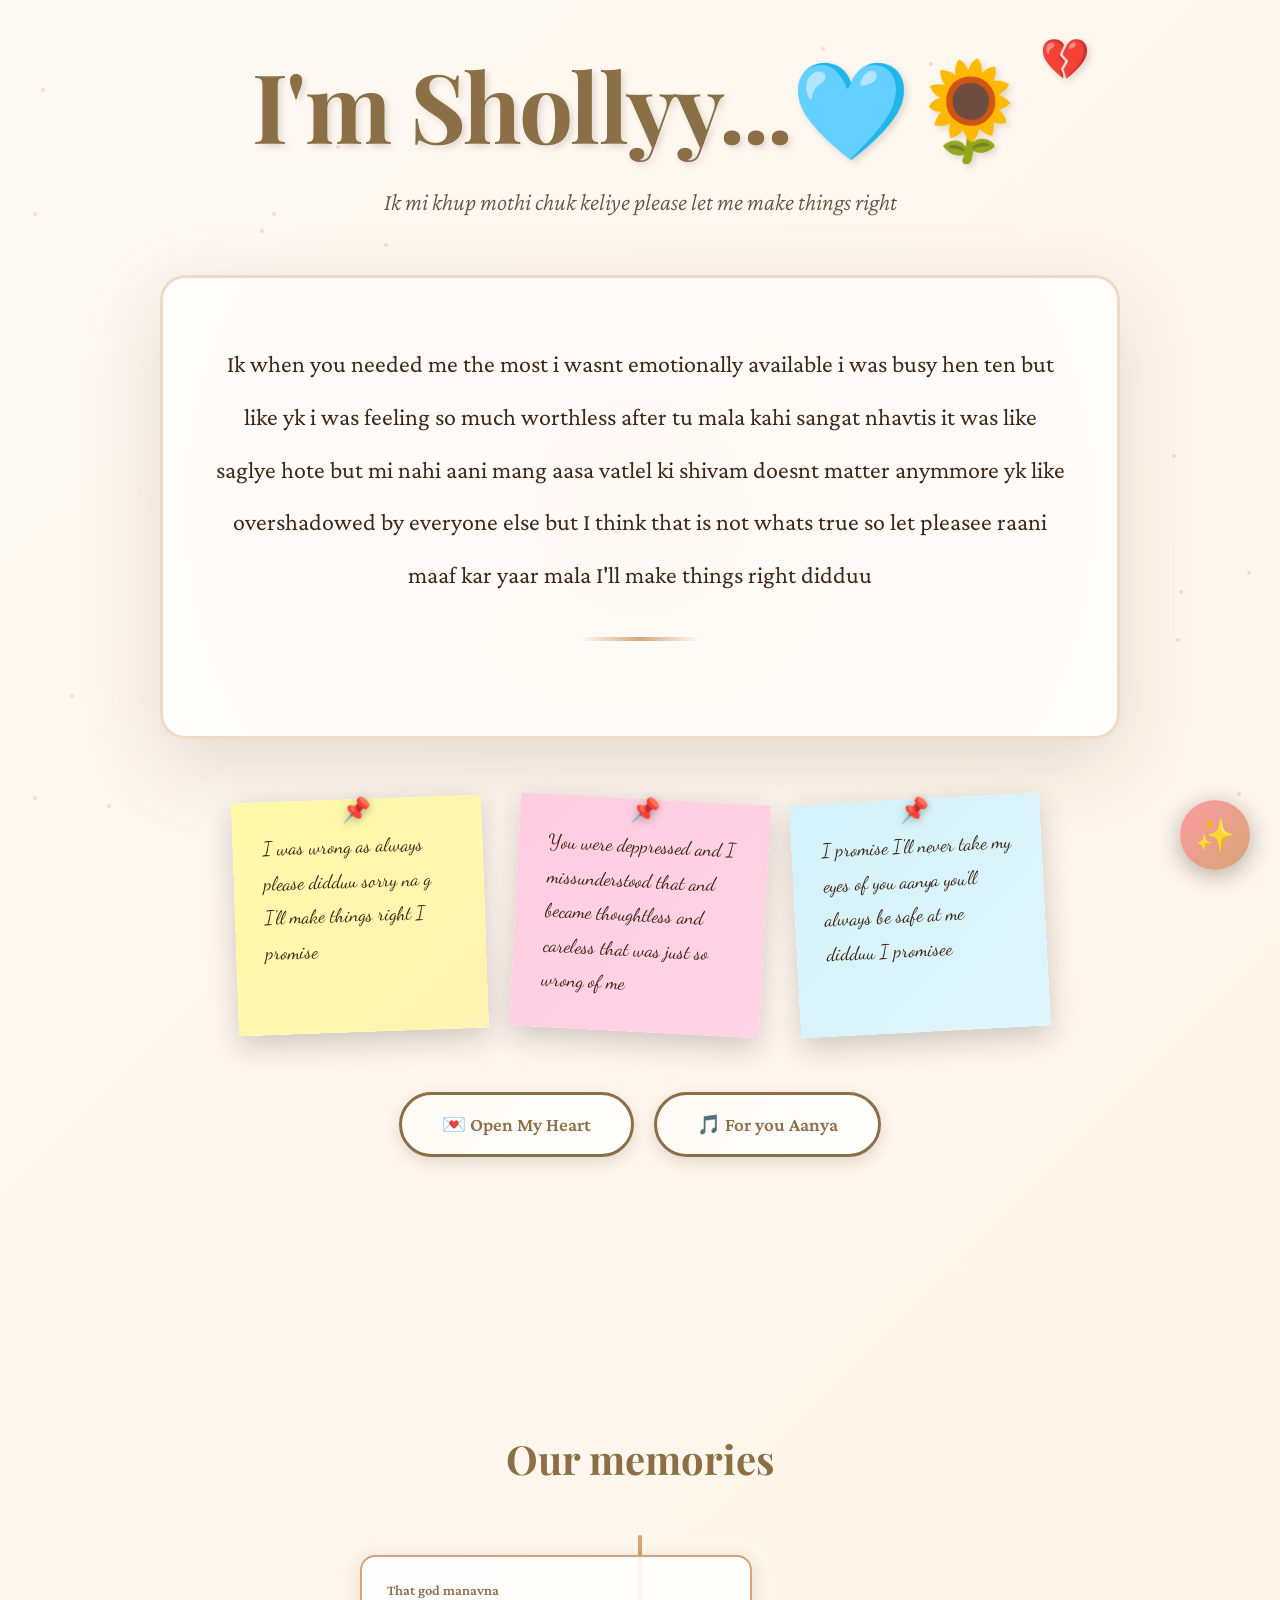
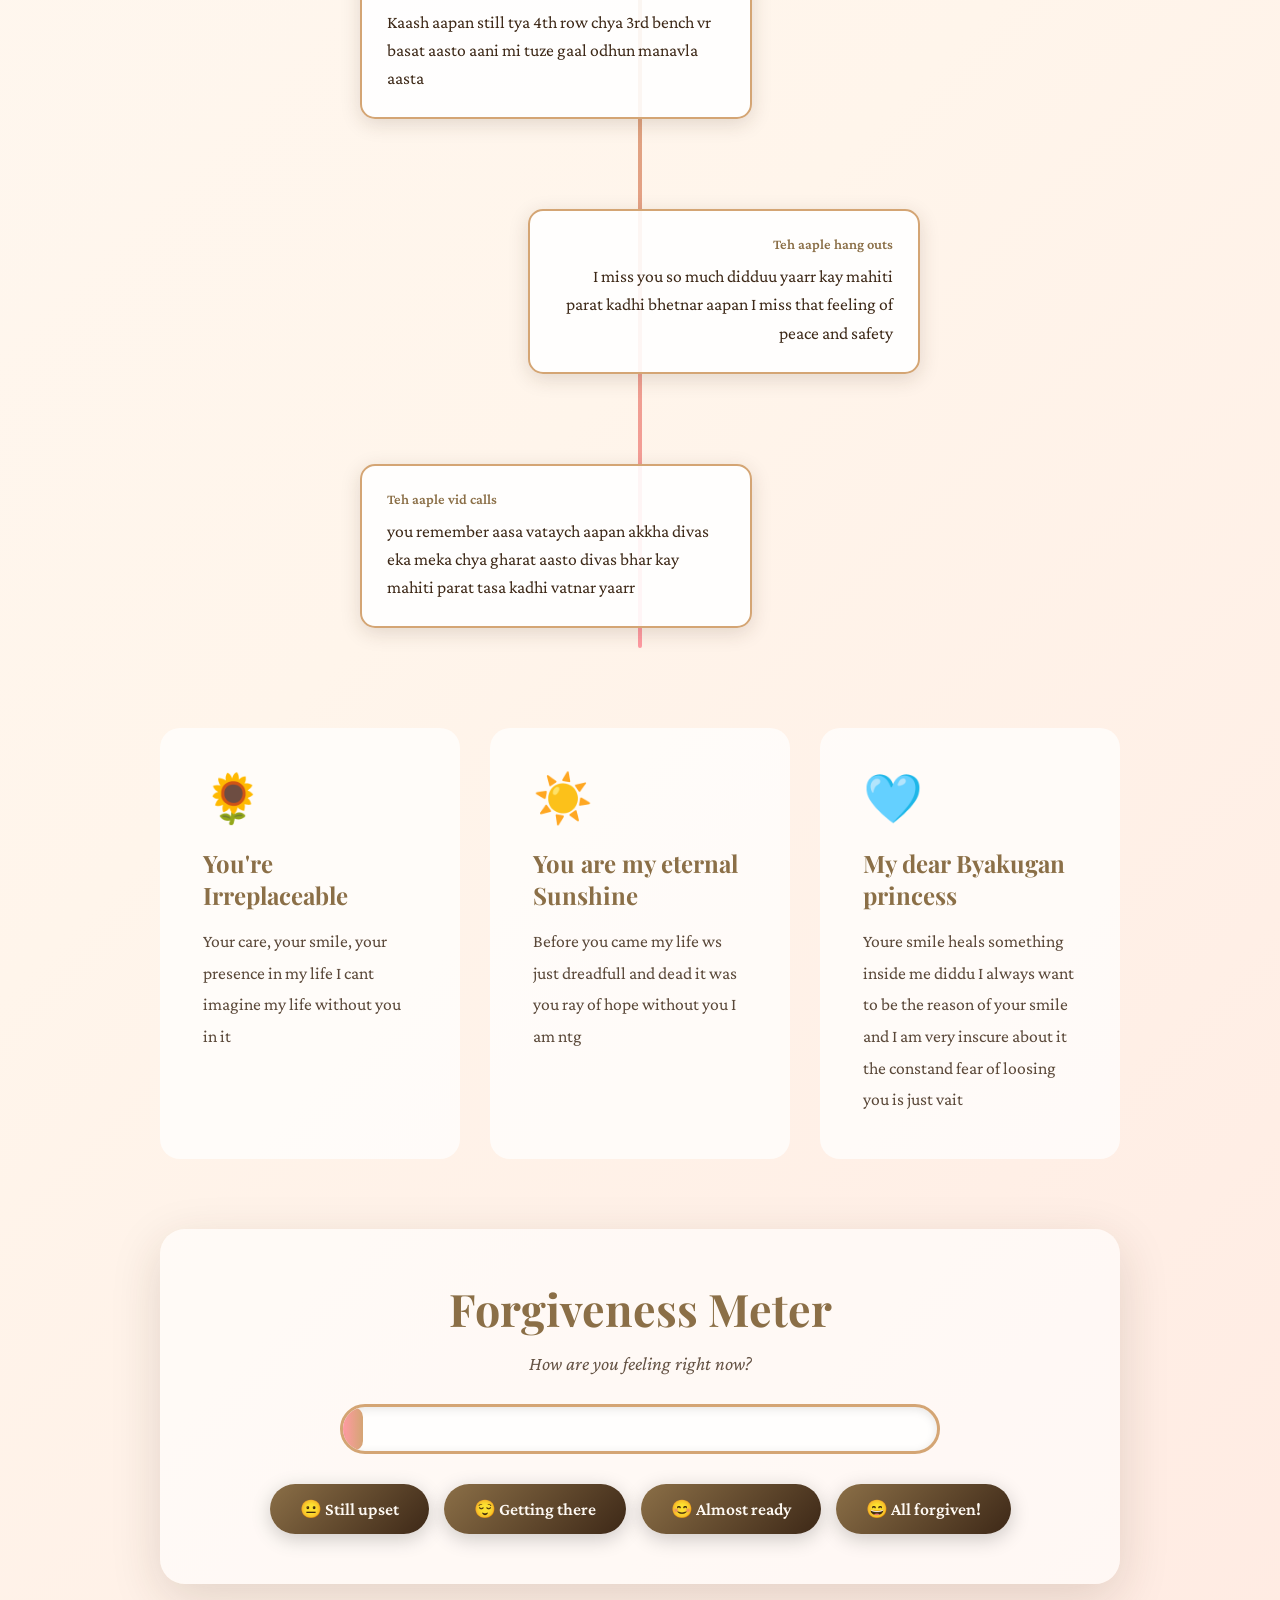
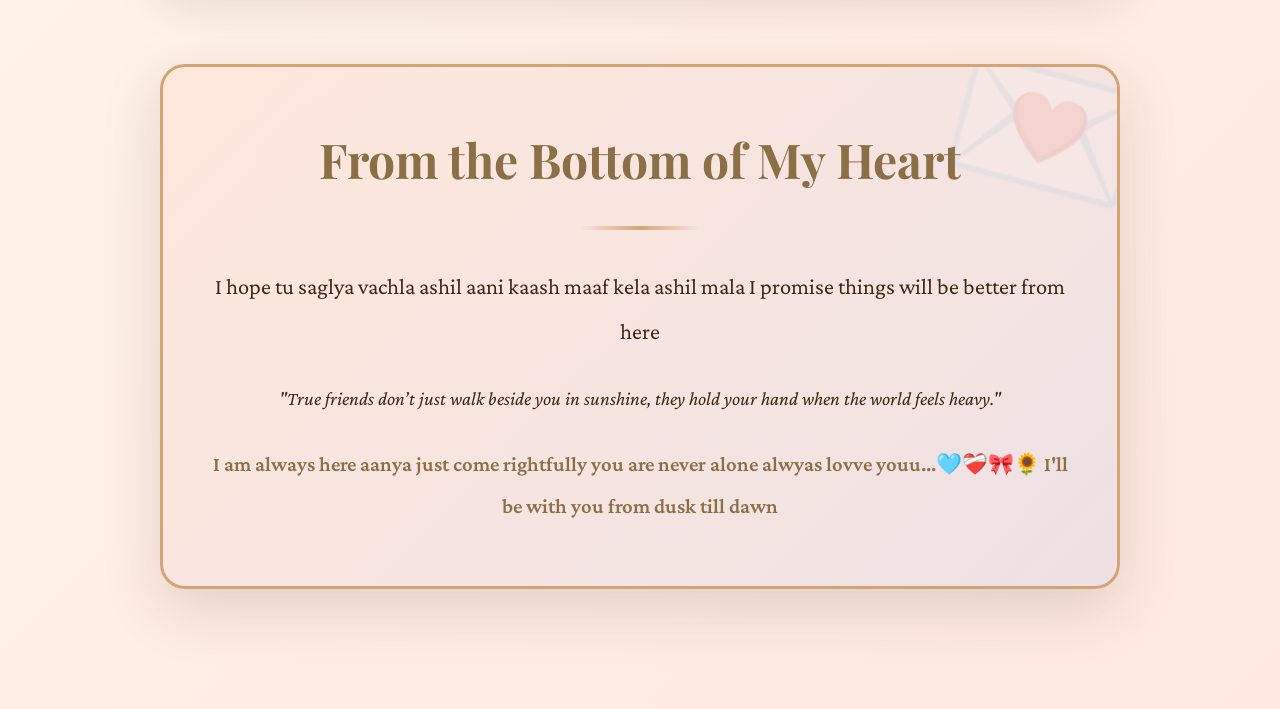
<file: index.html>
<!DOCTYPE html>
<html lang="en">
<head>
    <meta charset="UTF-8">
    <meta name="viewport" content="width=device-width, initial-scale=1.0">
    <title>I'm Sholly... 🩵</title>
    <link href="https://fonts.googleapis.com/css2?family=Crimson+Pro:wght@300;400;600&family=Playfair+Display:wght@700;900&family=Dancing+Script:wght@700&display=swap" rel="stylesheet">
    <link rel="stylesheet" href="style.css">

</head>
<body>
    <!-- Particle background -->
    <div class="particles" id="particles"></div>
    
    <div class="heart-container" id="heartContainer"></div>

    <!-- Floating action button -->
    <div class="fab" onclick="surpriseMe()" title="Click for a surprise!">✨</div>

    <div class="container">
        <header>
            <h1>I'm Shollyy...🩵🌻</h1>
            <p class="subtitle">Ik mi khup mothi chuk keliye please let me make things right</p>
        </header>

        <div class="apology-box">
            <p class="apology-text">
                Ik when you needed me the most i wasnt emotionally available i was busy hen ten but like yk i was feeling so much worthless
                after tu mala kahi sangat nhavtis it was like saglye hote but mi nahi aani mang aasa vatlel ki shivam doesnt matter anymmore 
                yk like overshadowed by everyone else but I think that is not whats true so let pleasee raani maaf kar yaar mala I'll make 
                things right didduu
            </p>
            <div class="decorative-line"></div>
        </div>

        <!-- Confession Notes -->
        <div class="confession-notes">
            <div class="note">
                I was wrong as always please didduu sorry na g I'll make things right I promise
            </div>
            <div class="note">
                You were deppressed and I missunderstood that and became thoughtless and careless that was just so wrong of me
            </div>
            <div class="note">
                I promise I'll never take my eyes of you aanya you'll always be safe at me didduu I promisee
            </div>
        </div>

        <div class="interactive-section">
            <div class="button-group">
                <button class="btn" onclick="revealMessage()">💌 Open My Heart</button>
                <button class="btn" onclick="playSound()">🎵 For you Aanya</button>

            </div>

            <div class="message-reveal">
                <div class="hidden-message" id="hiddenMessage">
                    Even if I am at my lowest didduu I'll never show you my vulnerable side I will always give you every bit I have in myself
                    but when I feel worthless and like not being enough I justt cruble apart and become clueless but still I never want to hurt 
                    you kharach
            </div>
        </div>

        <!-- Timeline -->
        <div class="timeline-section">
            <h2>Our memories</h2>
            <div class="timeline">
                <div class="timeline-item">
                    <div class="timeline-content">
                        <div class="timeline-date">That god manavna</div>
                        <div class="timeline-text">Kaash aapan still tya 4th row chya 3rd bench vr basat aasto aani mi tuze gaal
                            odhun manavla aasta
                        </div>
                    </div>
                </div>
                <div class="timeline-item">
                    <div class="timeline-content">
                        <div class="timeline-date">Teh aaple hang outs</div>
                        <div class="timeline-text">I miss you so much didduu yaarr kay mahiti parat kadhi bhetnar aapan I miss that feeling of peace
                            and safety
                        </div>
                    </div>
                </div>
                <div class="timeline-item">
                    <div class="timeline-content">
                        <div class="timeline-date">Teh aaple vid calls</div>
                        <div class="timeline-text">you remember aasa vataych aapan akkha divas eka meka chya gharat aasto divas bhar 
                            kay mahiti parat tasa kadhi vatnar yaarr
                        </div>
                    </div>
                </div>
            </div>
        </div>

        <!-- Enhanced Reasons Grid -->
        <div class="reasons-grid">
            <div class="reason-card">
                <span class="icon">🌻</span>
                <h3>You're Irreplaceable</h3>
                <p>Your care, your smile, your presence in my life I cant imagine my life without you in it</p>
            </div>
            <div class="reason-card">
                <span class="icon">☀️</span>
                <h3>You are my eternal Sunshine</h3>
                <p>Before you came my life ws just dreadfull and dead it was you ray of hope without you I am ntg </p>
            </div>
            <div class="reason-card">
                <span class="icon">🩵</span>
                <h3>My dear Byakugan princess</h3>
                <p>Youre smile heals something inside me diddu I always want to be the reason of your smile and I am very inscure about it the constand fear of loosing you is just vait</p>
            </div>
        </div>

       
        <!-- Forgiveness Meter -->
        <div class="forgiveness-meter">
            <h2>Forgiveness Meter</h2>
            <p class="forgiveness-subtitle">How are you feeling right now?</p>
            <div class="meter-container">
                <div class="meter-fill" id="meterFill">0%</div>
            </div>
            <div class="meter-buttons">
                <button class="meter-btn" onclick="updateMeter(25)">😐 Still upset</button>
                <button class="meter-btn" onclick="updateMeter(50)">😌 Getting there</button>
                <button class="meter-btn" onclick="updateMeter(75)">😊 Almost ready</button>
                <button class="meter-btn" onclick="updateMeter(100)">😄 All forgiven!</button>
            </div>
        </div>

        <!-- Final Message -->
        <div class="final-message">
            <h2>From the Bottom of My Heart</h2>
            <div class="decorative-line"></div>
            <p>
                I hope tu saglya vachla ashil aani kaash maaf kela ashil mala I promise things will be better from here 
            </p>
            <p style="margin-top: 25px; font-size: 1.2rem; font-style: italic;">
                "True friends don’t just walk beside you in sunshine,
they hold your hand when the world feels heavy." 
            </p>
            <p style="margin-top: 25px; font-size: 1.3rem; font-weight: 600; color: var(--warm-brown);">
                I am always here aanya just come rightfully you are never alone alwyas lovve youu...🩵❤️‍🩹🎀🌻
                I'll be with you from dusk till dawn
            </p>
        </div>
    </div>
    <script src="script.js"></script>
</body>
</html>
</file>
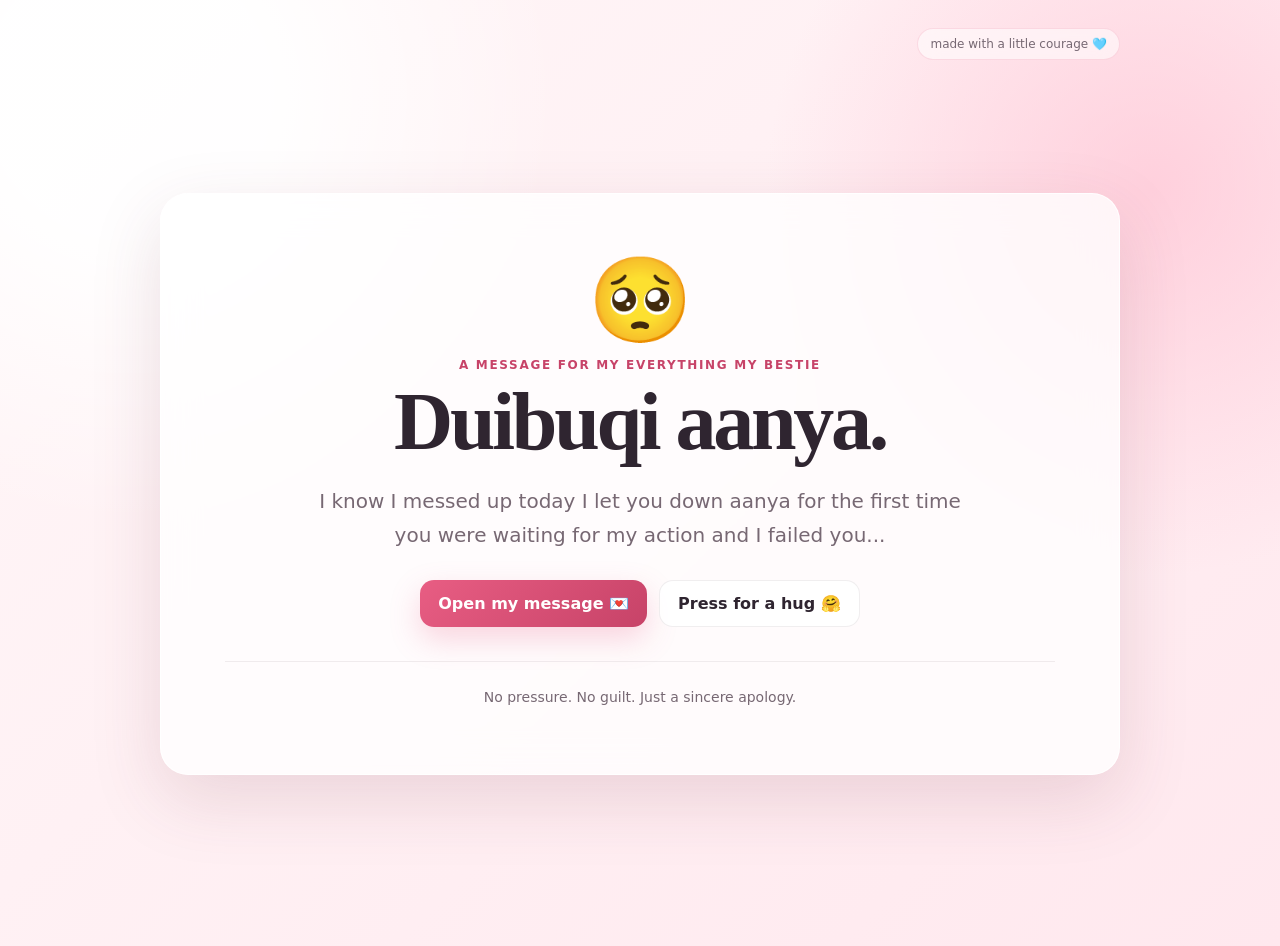
<file: apology_for_friend.html>
<!DOCTYPE html>
<html lang="en">
<head>
  <meta charset="UTF-8" />
  <meta name="viewport" content="width=device-width, initial-scale=1.0" />
  <title>A Little Apology 🩵</title>
  <style>
    :root {
      --bg-1: #fff7f8;
      --bg-2: #ffe8ee;
      --ink: #2f2530;
      --muted: #776873;
      --accent: #e85d83;
      --accent-dark: #c74368;
      --card: rgba(255, 255, 255, 0.78);
      --border: rgba(255, 255, 255, 0.9);
      --shadow: 0 24px 70px rgba(119, 52, 74, 0.15);
    }

    * { box-sizing: border-box; }

    html {
      scroll-behavior: smooth;
    }

    body {
      margin: 0;
      min-height: 100vh;
      font-family: Inter, ui-sans-serif, system-ui, -apple-system, BlinkMacSystemFont,
        "Segoe UI", sans-serif;
      color: var(--ink);
      background:
        radial-gradient(circle at 10% 10%, rgba(255,255,255,.95) 0 10%, transparent 30%),
        radial-gradient(circle at 90% 20%, rgba(255, 183, 203, .55), transparent 28%),
        linear-gradient(135deg, var(--bg-1), var(--bg-2));
      overflow-x: hidden;
    }

    .ambient {
      position: fixed;
      inset: 0;
      pointer-events: none;
      overflow: hidden;
      z-index: 0;
    }

    .bubble {
      position: absolute;
      width: 18px;
      height: 18px;
      border-radius: 50%;
      background: rgba(255,255,255,.55);
      filter: blur(.2px);
      animation: drift linear infinite;
    }

    .bubble:nth-child(1) { left: 8%;  animation-duration: 14s; top: 100%; transform: scale(.7); }
    .bubble:nth-child(2) { left: 20%; animation-duration: 19s; top: 110%; transform: scale(1.1); }
    .bubble:nth-child(3) { left: 45%; animation-duration: 16s; top: 105%; transform: scale(.5); }
    .bubble:nth-child(4) { left: 67%; animation-duration: 21s; top: 115%; transform: scale(1.3); }
    .bubble:nth-child(5) { left: 84%; animation-duration: 17s; top: 108%; transform: scale(.8); }

    @keyframes drift {
      from { transform: translateY(0) scale(1); opacity: 0; }
      12% { opacity: .85; }
      to { transform: translateY(-125vh) scale(1.15); opacity: 0; }
    }

    .wrap {
      position: relative;
      z-index: 1;
      width: min(960px, calc(100% - 32px));
      margin: 0 auto;
      padding: 28px 0 52px;
    }

    .topbar {
      display: flex;
      justify-content: flex-end;
      margin-bottom: 14px;
    }

    .tiny {
      border: 1px solid rgba(232,93,131,.18);
      background: rgba(255,255,255,.55);
      color: var(--muted);
      padding: 8px 12px;
      border-radius: 999px;
      font-size: 12px;
      backdrop-filter: blur(10px);
    }

    .hero {
      min-height: calc(100vh - 80px);
      display: grid;
      place-items: center;
    }

    .card {
      width: 100%;
      border: 1px solid var(--border);
      background: var(--card);
      backdrop-filter: blur(18px);
      -webkit-backdrop-filter: blur(18px);
      border-radius: 28px;
      box-shadow: var(--shadow);
      padding: clamp(28px, 6vw, 64px);
      text-align: center;
      animation: enter .8s ease both;
    }

    @keyframes enter {
      from { opacity: 0; transform: translateY(18px) scale(.985); }
      to { opacity: 1; transform: translateY(0) scale(1); }
    }

    .emoji {
      font-size: clamp(54px, 10vw, 84px);
      line-height: 1;
      display: inline-block;
      margin-bottom: 16px;
      animation: float 3.8s ease-in-out infinite;
    }

    @keyframes float {
      0%, 100% { transform: translateY(0) rotate(-2deg); }
      50% { transform: translateY(-8px) rotate(2deg); }
    }

    .eyebrow {
      text-transform: uppercase;
      letter-spacing: .14em;
      font-size: 12px;
      font-weight: 750;
      color: var(--accent-dark);
      margin-bottom: 10px;
    }

    h1 {
      margin: 0;
      font-family: Georgia, "Times New Roman", serif;
      font-size: clamp(44px, 8vw, 82px);
      line-height: .98;
      letter-spacing: -.04em;
    }

    .lead {
      max-width: 670px;
      margin: 22px auto 0;
      color: var(--muted);
      font-size: clamp(16px, 2.4vw, 20px);
      line-height: 1.7;
    }

    .actions {
      display: flex;
      justify-content: center;
      gap: 12px;
      flex-wrap: wrap;
      margin-top: 28px;
    }

    button {
      font: inherit;
      cursor: pointer;
      border: 0;
      border-radius: 14px;
      padding: 13px 18px;
      font-weight: 750;
      transition: transform .18s ease, box-shadow .18s ease, background .18s ease;
    }

    .primary {
      color: white;
      background: linear-gradient(135deg, var(--accent), var(--accent-dark));
      box-shadow: 0 12px 30px rgba(232,93,131,.25);
    }

    .primary:hover {
      transform: translateY(-2px);
      box-shadow: 0 16px 34px rgba(232,93,131,.32);
    }

    .secondary {
      color: var(--ink);
      background: rgba(255,255,255,.8);
      border: 1px solid rgba(64,38,49,.08);
    }

    .secondary:hover {
      transform: translateY(-2px);
      background: white;
    }

    .letter {
      max-width: 700px;
      margin: 28px auto 0;
      text-align: left;
      display: none;
      padding: 24px;
      border-radius: 18px;
      background: rgba(255,255,255,.72);
      border: 1px solid rgba(232,93,131,.10);
    }

    .letter.show {
      display: block;
      animation: reveal .45s ease both;
    }

    @keyframes reveal {
      from { opacity: 0; transform: translateY(8px); }
      to { opacity: 1; transform: translateY(0); }
    }

    .letter p {
      margin: 0 0 14px;
      color: #4a3b45;
      line-height: 1.8;
      font-size: 16px;
    }

    .letter p:last-child {
      margin-bottom: 0;
    }

    .signature {
      margin-top: 20px;
      font-family: "Brush Script MT", "Segoe Script", cursive;
      font-size: 27px;
      color: var(--accent-dark);
    }

    .promise {
      margin-top: 34px;
      padding-top: 24px;
      border-top: 1px solid rgba(72,38,52,.08);
      color: var(--muted);
      font-size: 14px;
      line-height: 1.7;
    }

    .footer-note {
      text-align: center;
      margin-top: 18px;
      color: rgba(92,69,80,.72);
      font-size: 12px;
    }

    .burst {
      position: fixed;
      inset: 0;
      pointer-events: none;
      z-index: 5;
    }

    .heart {
      position: absolute;
      font-size: 24px;
      animation: pop 1.6s cubic-bezier(.2,.85,.25,1) forwards;
      will-change: transform, opacity;
    }

    @keyframes pop {
      0% {
        opacity: 0;
        transform: translate(0, 0) scale(.4) rotate(0deg);
      }
      12% { opacity: 1; }
      100% {
        opacity: 0;
        transform: translate(var(--x), var(--y)) scale(1.15) rotate(var(--r));
      }
    }

    @media (max-width: 640px) {
      .wrap {
        width: min(100% - 18px, 960px);
        padding-top: 10px;
      }

      .card {
        border-radius: 22px;
        padding: 28px 20px;
      }

      .letter {
        padding: 20px;
      }
    }
  </style>
</head>
<body>
  <div class="ambient" aria-hidden="true">
    <span class="bubble"></span>
    <span class="bubble"></span>
    <span class="bubble"></span>
    <span class="bubble"></span>
    <span class="bubble"></span>
  </div>

  <main class="wrap">
    <div class="topbar">
      <div class="tiny">made with a little courage 🩵</div>
    </div>

    <section class="hero">
      <article class="card">
        <div class="emoji" aria-hidden="true">🥺</div>
        <div class="eyebrow">A message for my everything my bestie</div>

        <h1>Duibuqi aanya.</h1>

        <p class="lead">
          I know I messed up today I let you down aanya for the first time you were waiting for my action 
          and I failed you...
        </p>

        <div class="actions">
          <button class="primary" id="openBtn">Open my message 💌</button>
          <button class="secondary" id="heartBtn">Press for a hug 🤗</button>
        </div>

        <div class="letter" id="letter">
          <p>
            Hey,
          </p>

          <p>
           I really am sorryy for what happened today no amount of apologies can fix what i fucked up ik that
           but I am just trying to tell you that it was the first and last time that you are expecting something from me and I failed you 
           in these typa things I promise I wont do this again
          </p>

          

          <div class="signature">— Your dinkuu 🤗🩵</div>
        </div>

        <div class="promise">
          No pressure. No guilt. Just a sincere apology.
        </div>
      </article>
    </section>

   
  </main>

  <div class="burst" id="burst" aria-hidden="true"></div>

  <script>
    const openBtn = document.getElementById("openBtn");
    const heartBtn = document.getElementById("heartBtn");
    const letter = document.getElementById("letter");
    const burst = document.getElementById("burst");

    openBtn.addEventListener("click", () => {
      const isOpen = letter.classList.toggle("show");
      openBtn.textContent = isOpen ? "Hide my message ✉️" : "Open my message 💌";

      if (isOpen) {
        letter.scrollIntoView({ behavior: "smooth", block: "center" });
        burstHearts(12);
      }
    });

    heartBtn.addEventListener("click", () => {
      burstHearts(22);
    });

    function burstHearts(count) {
      for (let i = 0; i < count; i++) {
        const heart = document.createElement("span");
        heart.className = "heart";
        heart.textContent = Math.random() > 0.25 ? "🤗" : "🤗";

        const startX = 50 + (Math.random() * 20 - 10);
        const startY = 62 + (Math.random() * 12 - 6);

        heart.style.left = startX + "vw";
        heart.style.top = startY + "vh";
        heart.style.setProperty("--x", (Math.random() * 260 - 130) + "px");
        heart.style.setProperty("--y", (-160 - Math.random() * 280) + "px");
        heart.style.setProperty("--r", (Math.random() * 100 - 50) + "deg");
        heart.style.animationDelay = (Math.random() * 0.18) + "s";

        burst.appendChild(heart);

        setTimeout(() => heart.remove(), 1900);
      }
    }
  </script>
</body>
</html>
</file>
<file: style.css>
:root {
            --cream: #fef9f3;
            --warm-brown: #8b6f47;
            --deep-brown: #3d2817;
            --soft-peach: #ffd4c4;
            --accent-gold: #d4a574;
            --rose: #ff9aa2;
            --lavender: #c7ceea;
            --shadow: rgba(61, 40, 23, 0.15);
        }

        * {
            margin: 0;
            padding: 0;
            box-sizing: border-box;
        }

        body {
            font-family: 'Crimson Pro', serif;
            background: linear-gradient(135deg, var(--cream) 0%, #fff5eb 50%, #ffe8e0 100%);
            color: var(--deep-brown);
            min-height: 100vh;
            overflow-x: hidden;
            position: relative;
            cursor: url('data:image/svg+xml;utf8,<svg xmlns="http://www.w3.org/2000/svg" width="20" height="20"><circle cx="10" cy="10" r="8" fill="%23d4a574" opacity="0.5"/></svg>') 10 10, auto;
        }

        /* Animated background particles */
        .particles {
            position: fixed;
            top: 0;
            left: 0;
            width: 100%;
            height: 100%;
            pointer-events: none;
            z-index: 0;
        }

        .particle {
            position: absolute;
            width: 4px;
            height: 4px;
            background: var(--accent-gold);
            border-radius: 50%;
            opacity: 0.3;
            animation: float 20s infinite ease-in-out;
        }

        @keyframes float {
            0%, 100% {
                transform: translateY(0) translateX(0);
            }
            25% {
                transform: translateY(-100px) translateX(50px);
            }
            50% {
                transform: translateY(-50px) translateX(-50px);
            }
            75% {
                transform: translateY(-150px) translateX(100px);
            }
        }

        /* Floating hearts animation */
        .heart-container {
            position: fixed;
            top: 0;
            left: 0;
            width: 100%;
            height: 100%;
            pointer-events: none;
            z-index: 9999;
            opacity: 0;
            transition: opacity 1s ease;
        }

        .heart-container.active {
            opacity: 1;
        }

        .heart {
            position: absolute;
            font-size: 20px;
            animation: float-up 4s ease-in forwards;
            opacity: 0;
            filter: drop-shadow(0 0 5px rgba(255, 154, 162, 0.5));
        }

        @keyframes float-up {
            0% {
                opacity: 0;
                transform: translateY(0) rotate(0deg) scale(0.5);
            }
            10% {
                opacity: 1;
            }
            90% {
                opacity: 1;
            }
            100% {
                opacity: 0;
                transform: translateY(-120vh) rotate(360deg) scale(1.5);
            }
        }

        /* Main container */
        .container {
            max-width: 1000px;
            margin: 0 auto;
            padding: 40px 20px;
            position: relative;
            z-index: 1;
        }

        /* Header section with improved animation */
        header {
            text-align: center;
            margin-bottom: 60px;
            animation: fade-in-down 1.2s cubic-bezier(0.68, -0.55, 0.265, 1.55) forwards;
            opacity: 0;
            position: relative;
        }

        @keyframes fade-in-down {
            to {
                opacity: 1;
                transform: translateY(0);
            }
            from {
                opacity: 0;
                transform: translateY(-50px);
            }
        }

        h1 {
            font-family: 'Playfair Display', serif;
            font-size: clamp(3rem, 10vw, 6rem);
            color: var(--warm-brown);
            margin-bottom: 20px;
            letter-spacing: -0.02em;
            text-shadow: 3px 3px 6px var(--shadow);
            position: relative;
            display: inline-block;
        }

        h1::after {
            content: '💔';
            position: absolute;
            right: -60px;
            top: -10px;
            font-size: 2.5rem;
            animation: heartbeat 1.5s infinite;
        }

        @keyframes heartbeat {
            0%, 100% { transform: scale(1); }
            25% { transform: scale(1.1); }
            50% { transform: scale(1); }
        }

        .subtitle {
            font-size: 1.5rem;
            color: var(--deep-brown);
            opacity: 0.8;
            font-weight: 300;
            font-style: italic;
        }

        /* Interactive apology box with 3D effect */
        .apology-box {
            background: rgba(255, 255, 255, 0.8);
            backdrop-filter: blur(15px);
            padding: 60px 50px;
            border-radius: 25px;
            box-shadow: 0 25px 80px var(--shadow), inset 0 1px 0 rgba(255,255,255,0.6);
            margin-bottom: 50px;
            border: 3px solid rgba(212, 165, 116, 0.4);
            animation: fade-in-up 1s ease 0.3s forwards;
            opacity: 0;
            position: relative;
            overflow: hidden;
            transform-style: preserve-3d;
            transition: transform 0.3s ease;
        }

        .apology-box:hover {
            transform: translateY(-5px);
            box-shadow: 0 30px 100px var(--shadow);
        }

        .apology-box::before {
            content: '';
            position: absolute;
            top: -50%;
            left: -50%;
            width: 200%;
            height: 200%;
            background: radial-gradient(circle, rgba(255, 212, 196, 0.4), transparent);
            animation: rotate 10s linear infinite;
            opacity: 0.3;
        }

        @keyframes rotate {
            0% { transform: rotate(0deg); }
            100% { transform: rotate(360deg); }
        }

        @keyframes fade-in-up {
            to {
                opacity: 1;
                transform: translateY(0);
            }
            from {
                opacity: 0;
                transform: translateY(40px);
            }
        }

        .apology-text {
            font-size: 1.5rem;
            line-height: 2.2;
            text-align: center;
            color: var(--deep-brown);
            margin-bottom: 30px;
            position: relative;
            z-index: 1;
        }

        /* Confession notes section */
        .confession-notes {
            display: flex;
            gap: 30px;
            flex-wrap: wrap;
            justify-content: center;
            margin: 60px 0;
            animation: fade-in-up 1s ease 0.8s forwards;
            opacity: 0;
        }

        .note {
            background: linear-gradient(135deg, #fff9a8 0%, #fff4b3 100%);
            padding: 30px;
            width: 250px;
            min-height: 200px;
            box-shadow: 0 10px 30px rgba(0,0,0,0.2);
            transform: rotate(-2deg);
            transition: all 0.3s ease;
            cursor: pointer;
            position: relative;
            font-family: 'Dancing Script', cursive;
            font-size: 1.2rem;
            line-height: 1.8;
        }

        .note:nth-child(2) {
            transform: rotate(3deg);
            background: linear-gradient(135deg, #ffcce0 0%, #ffd4e5 100%);
        }

        .note:nth-child(3) {
            transform: rotate(-3deg);
            background: linear-gradient(135deg, #d4f1f9 0%, #dff5fb 100%);
        }

        .note::before {
            content: '📌';
            position: absolute;
            top: -10px;
            left: 50%;
            transform: translateX(-50%);
            font-size: 1.5rem;
            filter: drop-shadow(0 2px 4px rgba(0,0,0,0.3));
        }

        .note:hover {
            transform: rotate(0deg) scale(1.05);
            box-shadow: 0 15px 50px rgba(0,0,0,0.3);
            z-index: 10;
        }

        /* Interactive elements */
        .interactive-section {
            margin: 50px 0;
            animation: fade-in-up 1s ease 0.6s forwards;
            opacity: 0;
        }

        .button-group {
            display: flex;
            gap: 20px;
            justify-content: center;
            flex-wrap: wrap;
            margin: 40px 0;
        }

        .btn {
            padding: 18px 40px;
            font-size: 1.2rem;
            font-family: 'Crimson Pro', serif;
            font-weight: 600;
            border: 3px solid var(--warm-brown);
            background: linear-gradient(135deg, var(--cream), white);
            color: var(--warm-brown);
            border-radius: 50px;
            cursor: pointer;
            transition: all 0.4s cubic-bezier(0.68, -0.55, 0.265, 1.55);
            position: relative;
            overflow: hidden;
            box-shadow: 0 5px 15px var(--shadow);
        }

        .btn::before {
            content: '';
            position: absolute;
            top: 50%;
            left: 50%;
            width: 0;
            height: 0;
            border-radius: 50%;
            background: var(--warm-brown);
            transform: translate(-50%, -50%);
            transition: width 0.5s ease, height 0.5s ease;
            z-index: -1;
        }

        .btn:hover {
            color: var(--cream);
            transform: translateY(-5px) scale(1.05);
            box-shadow: 0 15px 35px var(--shadow);
        }

        .btn:active {
            transform: translateY(-2px) scale(0.98);
        }

        .btn:hover::before {
            width: 400px;
            height: 400px;
        }

        /* Polaroid memory section */
        .polaroid-section {
            margin: 70px 0;
            animation: fade-in-up 1s ease 1s forwards;
            opacity: 0;
        }

        .polaroid-section h2 {
            font-family: 'Playfair Display', serif;
            font-size: 2.5rem;
            text-align: center;
            color: var(--warm-brown);
            margin-bottom: 40px;
        }

        .polaroid-grid {
            display: flex;
            gap: 30px;
            flex-wrap: wrap;
            justify-content: center;
        }

        .polaroid {
            background: white;
            padding: 15px;
            padding-bottom: 60px;
            box-shadow: 0 10px 40px rgba(0,0,0,0.2);
            transform: rotate(-3deg);
            transition: all 0.4s ease;
            cursor: pointer;
            width: 220px;
        }

        .polaroid:nth-child(2) {
            transform: rotate(2deg);
        }

        .polaroid:nth-child(3) {
            transform: rotate(-4deg);
        }

        .polaroid:hover {
            transform: rotate(0deg) scale(1.1);
            box-shadow: 0 20px 60px rgba(0,0,0,0.3);
            z-index: 10;
        }

        .polaroid-img {
            width: 100%;
            height: 200px;
            background: linear-gradient(135deg, var(--rose), var(--lavender));
            display: flex;
            align-items: center;
            justify-content: center;
            font-size: 3rem;
            margin-bottom: 15px;
        }

        .polaroid-caption {
            text-align: center;
            font-family: 'Dancing Script', cursive;
            font-size: 1.1rem;
            color: var(--deep-brown);
        }

        /* Message reveal section */
        .message-reveal {
            text-align: center;
            margin: 50px 0;
            min-height: 120px;
            display: flex;
            align-items: center;
            justify-content: center;
        }

        .hidden-message {
            font-size: 1.5rem;
            color: var(--warm-brown);
            opacity: 0;
            transform: scale(0.3) rotate(-10deg);
            transition: all 0.8s cubic-bezier(0.68, -0.55, 0.265, 1.55);
            padding: 30px 40px;
            background: linear-gradient(135deg, rgba(255, 212, 196, 0.5), rgba(199, 206, 234, 0.5));
            border-radius: 20px;
            display: inline-block;
            box-shadow: 0 10px 40px rgba(0,0,0,0.1);
            border: 2px solid var(--accent-gold);
        }

        .hidden-message.show {
            opacity: 1;
            transform: scale(1) rotate(0deg);
        }

        /* Enhanced reasons grid */
        .reasons-grid {
            display: grid;
            grid-template-columns: repeat(auto-fit, minmax(280px, 1fr));
            gap: 30px;
            margin: 60px 0;
            animation: fade-in-up 1s ease 0.9s forwards;
            opacity: 0;
        }

        .reason-card {
            background: rgba(255, 255, 255, 0.7);
            backdrop-filter: blur(10px);
            padding: 40px;
            border-radius: 20px;
            border: 3px solid transparent;
            transition: all 0.4s cubic-bezier(0.68, -0.55, 0.265, 1.55);
            cursor: pointer;
            position: relative;
            overflow: hidden;
        }

        .reason-card::before {
            content: '';
            position: absolute;
            top: 0;
            left: 0;
            right: 0;
            bottom: 0;
            background: linear-gradient(135deg, var(--rose) 0%, var(--lavender) 100%);
            opacity: 0;
            transition: opacity 0.4s ease;
            z-index: 0;
        }

        .reason-card:hover::before {
            opacity: 0.1;
        }

        .reason-card:hover {
            border-color: var(--accent-gold);
            transform: translateY(-10px) scale(1.02);
            box-shadow: 0 20px 60px var(--shadow);
            background: rgba(255, 255, 255, 0.95);
        }

        .reason-card > * {
            position: relative;
            z-index: 1;
        }

        .reason-card .icon {
            font-size: 3rem;
            margin-bottom: 20px;
            display: block;
            transition: transform 0.4s cubic-bezier(0.68, -0.55, 0.265, 1.55);
        }

        .reason-card:hover .icon {
            transform: scale(1.3) rotate(15deg);
        }

        .reason-card h3 {
            font-size: 1.5rem;
            margin-bottom: 15px;
            color: var(--warm-brown);
            font-family: 'Playfair Display', serif;
        }

        .reason-card p {
            font-size: 1.1rem;
            line-height: 1.8;
            opacity: 0.85;
        }

        /* Timeline of our friendship */
        .timeline-section {
            margin: 80px 0;
            animation: fade-in-up 1s ease 1.3s forwards;
            opacity: 0;
        }

        .timeline-section h2 {
            font-family: 'Playfair Display', serif;
            font-size: 2.5rem;
            text-align: center;
            color: var(--warm-brown);
            margin-bottom: 50px;
        }

        .timeline {
            position: relative;
            max-width: 600px;
            margin: 0 auto;
        }

        .timeline::before {
            content: '';
            position: absolute;
            left: 50%;
            transform: translateX(-50%);
            width: 4px;
            height: 100%;
            background: linear-gradient(180deg, var(--accent-gold), var(--rose));
            border-radius: 2px;
        }

        .timeline-item {
            margin-bottom: 50px;
            position: relative;
            padding: 20px;
            opacity: 0;
            animation: slide-in 0.6s forwards;
        }

        .timeline-item:nth-child(1) { animation-delay: 1.5s; }
        .timeline-item:nth-child(2) { animation-delay: 1.7s; }
        .timeline-item:nth-child(3) { animation-delay: 1.9s; }

        @keyframes slide-in {
            to {
                opacity: 1;
                transform: translateX(0);
            }
            from {
                opacity: 0;
                transform: translateX(-30px);
            }
        }

        .timeline-item:nth-child(even) {
            text-align: right;
        }

        .timeline-content {
            background: rgba(255, 255, 255, 0.9);
            padding: 25px;
            border-radius: 15px;
            box-shadow: 0 5px 20px var(--shadow);
            display: inline-block;
            max-width: 70%;
            border: 2px solid var(--accent-gold);
            transition: all 0.3s ease;
        }

        .timeline-content:hover {
            transform: scale(1.05);
            box-shadow: 0 10px 30px var(--shadow);
        }

        .timeline-date {
            font-weight: 600;
            color: var(--warm-brown);
            margin-bottom: 10px;
            font-size: 0.9rem;
        }

        .timeline-text {
            font-size: 1.1rem;
            line-height: 1.6;
        }

        /* Forgiveness meter with better animation */
        .forgiveness-meter {
            margin: 70px 0;
            text-align: center;
            animation: fade-in-up 1s ease 1.2s forwards;
            opacity: 0;
            background: rgba(255, 255, 255, 0.6);
            padding: 50px;
            border-radius: 25px;
            box-shadow: 0 15px 50px var(--shadow);
        }

        .forgiveness-meter h2 {
            font-family: 'Playfair Display', serif;
            font-size: 2.8rem;
            margin-bottom: 15px;
            color: var(--warm-brown);
        }

        .forgiveness-subtitle {
            font-size: 1.2rem;
            margin-bottom: 30px;
            opacity: 0.8;
            font-style: italic;
        }

        .meter-container {
            background: rgba(255, 255, 255, 0.8);
            height: 50px;
            border-radius: 25px;
            overflow: hidden;
            border: 3px solid var(--accent-gold);
            position: relative;
            margin: 30px auto;
            max-width: 600px;
            box-shadow: inset 0 2px 10px rgba(0,0,0,0.1);
        }

        .meter-fill {
            height: 100%;
            background: linear-gradient(90deg, var(--rose), var(--accent-gold), var(--lavender));
            background-size: 200% 100%;
            width: 0%;
            transition: width 0.8s cubic-bezier(0.68, -0.55, 0.265, 1.55);
            border-radius: 25px;
            display: flex;
            align-items: center;
            justify-content: flex-end;
            padding-right: 20px;
            font-weight: 700;
            font-size: 1.2rem;
            color: white;
            text-shadow: 0 2px 4px rgba(0,0,0,0.3);
            animation: gradient-shift 3s ease infinite;
        }

        @keyframes gradient-shift {
            0%, 100% { background-position: 0% 50%; }
            50% { background-position: 100% 50%; }
        }

        .meter-buttons {
            display: flex;
            gap: 15px;
            justify-content: center;
            margin-top: 30px;
            flex-wrap: wrap;
        }

        .meter-btn {
            padding: 15px 30px;
            font-size: 1.1rem;
            font-family: 'Crimson Pro', serif;
            font-weight: 600;
            background: linear-gradient(135deg, var(--warm-brown), var(--deep-brown));
            color: var(--cream);
            border: none;
            border-radius: 30px;
            cursor: pointer;
            transition: all 0.3s ease;
            box-shadow: 0 5px 20px rgba(0,0,0,0.2);
        }

        .meter-btn:hover {
            background: linear-gradient(135deg, var(--deep-brown), var(--warm-brown));
            transform: translateY(-3px) scale(1.05);
            box-shadow: 0 8px 25px rgba(0,0,0,0.3);
        }

        .meter-btn:active {
            transform: translateY(-1px);
        }

        /* Promise cards */
        .promise-section {
            margin: 70px 0;
            animation: fade-in-up 1s ease 1.6s forwards;
            opacity: 0;
        }

        .promise-section h2 {
            font-family: 'Playfair Display', serif;
            font-size: 2.5rem;
            text-align: center;
            color: var(--warm-brown);
            margin-bottom: 40px;
        }

        .promise-cards {
            display: grid;
            grid-template-columns: repeat(auto-fit, minmax(250px, 1fr));
            gap: 25px;
        }

        .promise-card {
            background: linear-gradient(135deg, rgba(255,255,255,0.9), rgba(255,255,255,0.7));
            padding: 30px;
            border-radius: 15px;
            border-left: 5px solid var(--accent-gold);
            box-shadow: 0 5px 20px var(--shadow);
            transition: all 0.3s ease;
            cursor: pointer;
        }

        .promise-card:hover {
            transform: translateX(10px);
            box-shadow: 0 10px 30px var(--shadow);
            border-left-width: 8px;
        }

        .promise-card h4 {
            font-size: 1.3rem;
            color: var(--warm-brown);
            margin-bottom: 10px;
            display: flex;
            align-items: center;
            gap: 10px;
        }

        .promise-card p {
            font-size: 1rem;
            line-height: 1.6;
            opacity: 0.85;
        }

        /* Final message with envelope effect */
        .final-message {
            text-align: center;
            margin: 80px 0;
            padding: 60px 40px;
            background: linear-gradient(135deg, rgba(255, 212, 196, 0.3), rgba(199, 206, 234, 0.3));
            border-radius: 25px;
            border: 3px solid var(--accent-gold);
            animation: fade-in-up 1s ease 1.5s forwards;
            opacity: 0;
            box-shadow: 0 20px 60px var(--shadow);
            position: relative;
            overflow: hidden;
        }

        .final-message::before {
            content: '💌';
            position: absolute;
            top: -30px;
            right: -30px;
            font-size: 10rem;
            opacity: 0.1;
            transform: rotate(15deg);
        }

        .final-message h2 {
            font-family: 'Playfair Display', serif;
            font-size: 3rem;
            margin-bottom: 25px;
            color: var(--warm-brown);
            position: relative;
        }

        .final-message p {
            font-size: 1.4rem;
            line-height: 2;
            color: var(--deep-brown);
            position: relative;
        }

        /* Decorative elements */
        .decorative-line {
            width: 120px;
            height: 4px;
            background: linear-gradient(90deg, transparent, var(--accent-gold), transparent);
            margin: 35px auto;
            border-radius: 5px;
        }

        /* Floating action button */
        .fab {
            position: fixed;
            bottom: 30px;
            right: 30px;
            width: 70px;
            height: 70px;
            background: linear-gradient(135deg, var(--rose), var(--accent-gold));
            border-radius: 50%;
            display: flex;
            align-items: center;
            justify-content: center;
            font-size: 2rem;
            box-shadow: 0 5px 25px rgba(0,0,0,0.3);
            cursor: pointer;
            transition: all 0.3s ease;
            z-index: 1000;
            animation: pulse 2s infinite;
        }

        @keyframes pulse {
            0%, 100% {
                box-shadow: 0 5px 25px rgba(0,0,0,0.3);
            }
            50% {
                box-shadow: 0 5px 40px rgba(255, 154, 162, 0.6);
            }
        }

        .fab:hover {
            transform: scale(1.1) rotate(10deg);
        }

        @media (max-width: 768px) {
            .apology-box {
                padding: 40px 25px;
            }

            .apology-text {
                font-size: 1.3rem;
            }

            .reasons-grid {
                grid-template-columns: 1fr;
            }

            .timeline::before {
                left: 20px;
            }

            .timeline-item {
                padding-left: 50px;
                text-align: left !important;
            }

            .timeline-content {
                max-width: 100%;
            }

            .confession-notes {
                flex-direction: column;
                align-items: center;
            }

            h1::after {
                right: -40px;
                font-size: 2rem;
            }
        }

        /* Loading animation */
        @keyframes fadeInPage {
            from { opacity: 0; }
            to { opacity: 1; }
        }

        body {
            animation: fadeInPage 1s ease-in;
        }
</file>
